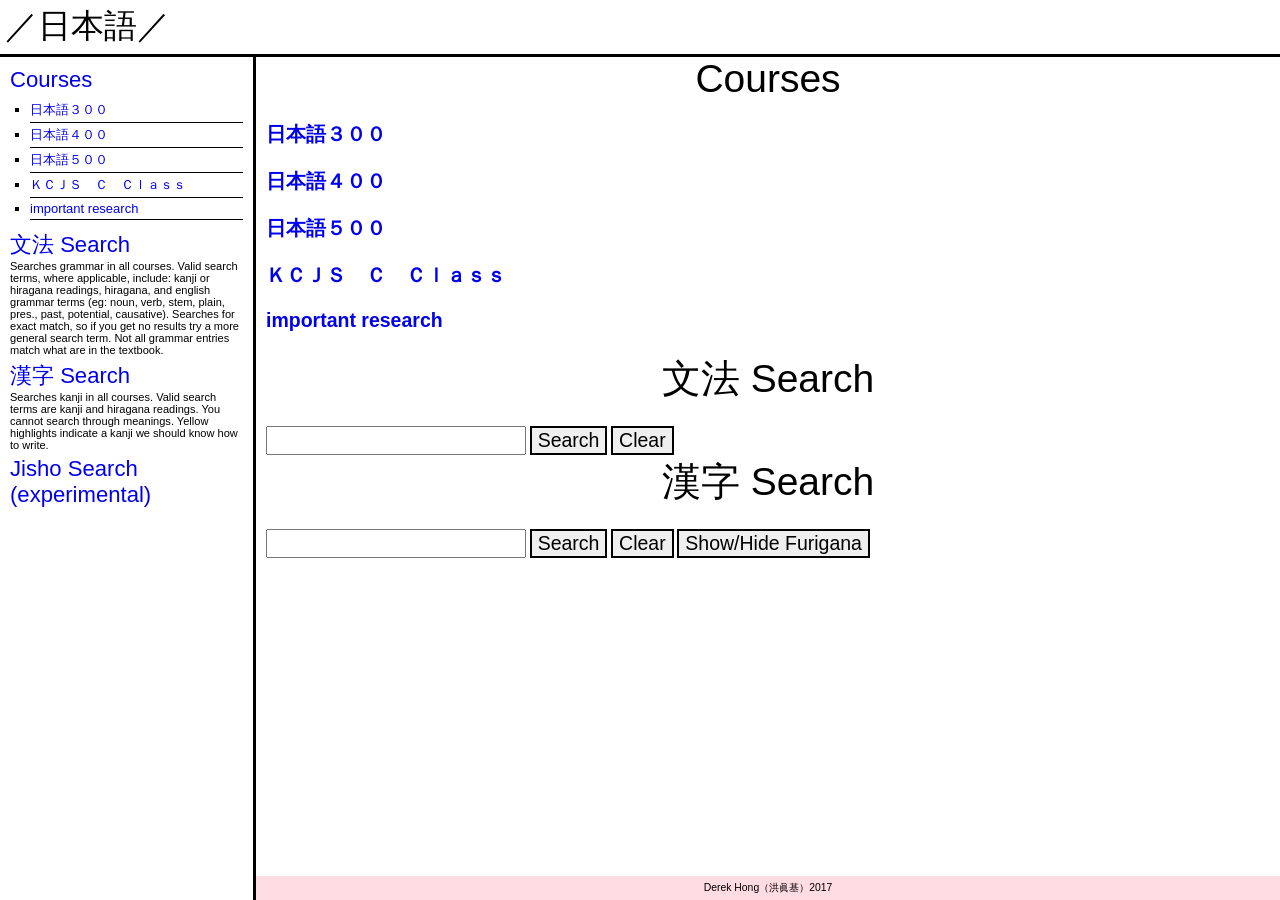
<file: index.html>
<!DOCTYPE html>
<html lang="en">
  <head>
    <meta charset="utf-8">

    <link rel="shortcut icon" href="/favicon.ico">
    <link rel="stylesheet" href="./style/page.css">
    <link rel="stylesheet" href="./style/nihongo.css">
    <link rel="stylesheet" href="./style/chapter.css">
    
    <script src="https://ajax.googleapis.com/ajax/libs/jquery/3.1.1/jquery.min.js"></script>
    <script src="./js/require.js"></script>
<!--    <script src="./js/wanakana.min.js"></script>-->
    <title>日本語</title>
  </head>
  <body>
    <header class="page-header">
      <nav id="page-header-nav">／日本語／</nav>
    </header>
    
    <section class="sidebar">
      <nav>
        <ul>
          <li class="sidebar-topic"><a href="#content-course">Courses</a></li>
            <ul class="sidebar-subtopic-list" id="sidebar-course-list"></ul>
          <li class="sidebar-topic">
            <a href="#grammar-search">文法 Search</a>
            <div class="nav-disclaimer">
              Searches grammar in all courses.  Valid search terms, where applicable, include: kanji or hiragana readings, hiragana, and english grammar terms (eg: noun, verb, stem, plain, pres., past, potential, causative).  Searches for exact match, so if you get no results try a more general search term.  Not all grammar entries match what are in the textbook.
            </div>
          </li>
          <li class="sidebar-topic">
            <a href="#kanji-search">漢字 Search</a>
            <div class="nav-disclaimer">
              Searches kanji in all courses.  Valid search terms are kanji and hiragana readings.  You cannot search through meanings.  Yellow highlights indicate a kanji we should know how to write.
            </div>
          </li>
          <li class="sidebar-topic"><a href="./jisho">Jisho Search (experimental)</a></li>
        </ul>
      </nav>
    </section>
    
    <section class="content">
      <section id="content-course">
        <div class="content-topic eng">Courses</div>
      </section>
      <section id="content-course">
        <div class="content-topic eng" id="grammar-search">文法 Search</div>
        <div class="search-bar">
          <input id="grammar-search-input" type="text">
          <button id="grammar-submit-button">Search</button>
          <button id="grammar-clear-button">Clear</button>
        </div>
        <div class="loading-text" id="grammar-loading-text">Loading...</div>
        <div class="no-results-text" id="grammar-no-results">No Results</div>
        <section id="grammar-search-results"></section>
      </section>
      <section id="content-course">
        <div class="content-topic eng" id="kanji-search">漢字 Search</div>
        <div class="search-bar">
          <input id="kanji-search-input" type="text">
          <button id="kanji-submit-button">Search</button>
          <button id="kanji-clear-button">Clear</button>
          <button id="furigana-showhide-button">Show/Hide Furigana</button>
        </div>
        <div class="loading-text" id="kanji-loading-text">Loading...</div>
        <div class="no-results-text" id="kanji-no-results">No Results</div>
        <section id="kanji-search-results"></section>
      </section>
      <section class="footer">Derek Hong（洪眞基）2017</section>
    </section>
    
    <script src="./js/nihongo-build.js"></script>
    <script src="nihongo-data.js"></script>
    <script src="./js/search.js"></script>
    
  </body>
</html>
</file>
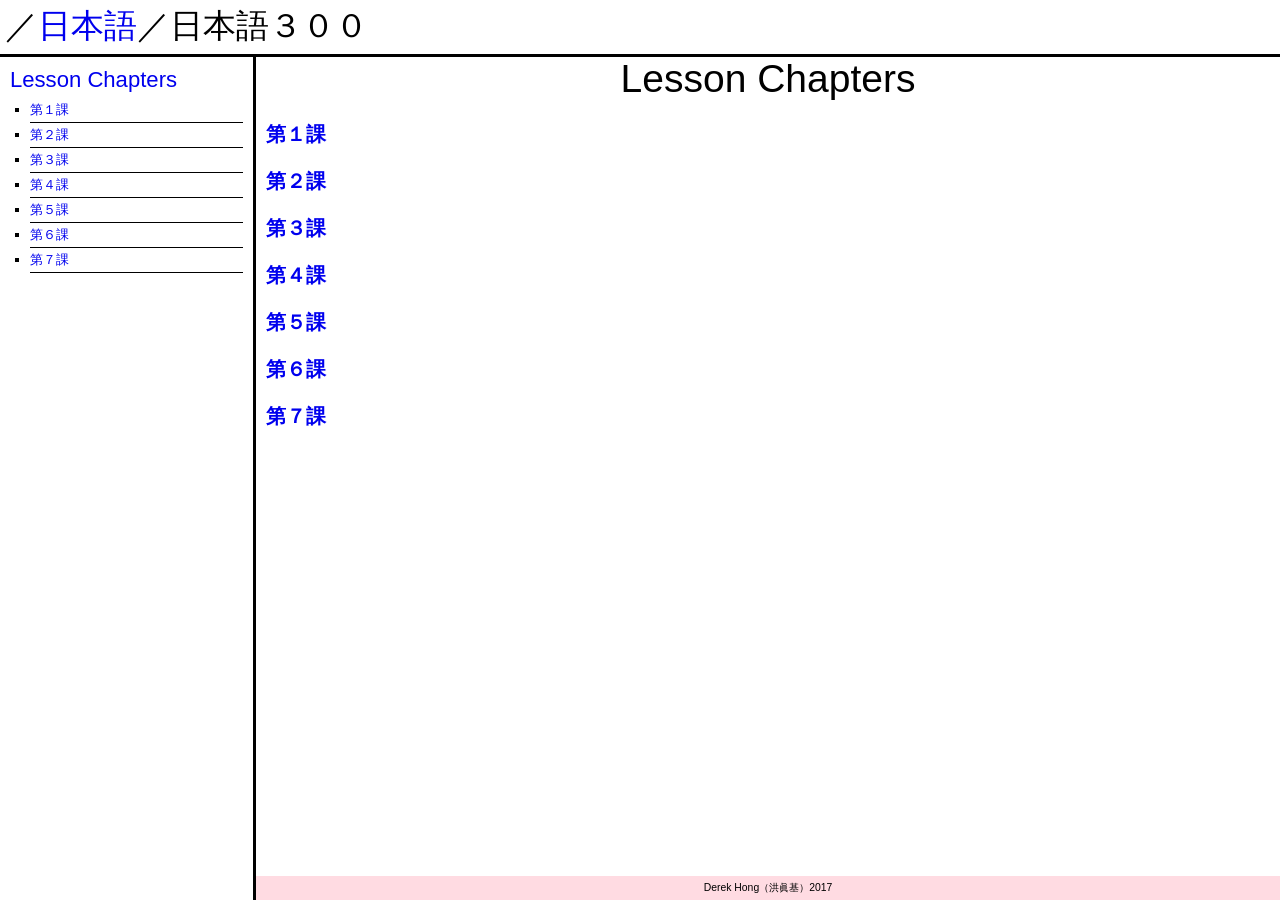
<file: JAPN0300/index.html>
<!DOCTYPE html>
<html lang="en">
  <head>
    <meta charset="utf-8">

    <link rel="shortcut icon" href="/favicon.ico">
    <link rel="stylesheet" href="../style/course.css">
    <link rel="stylesheet" href="../style/page.css">
    
    <script src="https://ajax.googleapis.com/ajax/libs/jquery/3.1.1/jquery.min.js"></script>
    <title>日本語</title>
  </head>
  <body>
    <header class="page-header">
      <nav id="page-header-nav"></nav>
    </header>
    
    <section class="sidebar">
      <nav>
        <ul>
          <li class="sidebar-topic"><a href="#content-chapter">Lesson Chapters</a></li>
            <ul class="sidebar-subtopic-list" id="sidebar-chapter-list"></ul>
        </ul>
      </nav>
    </section>
    
    <section class="content">
      <section id="content-chapter">
        <div class="content-topic eng">Lesson Chapters</div>
      </section>
      <section class="footer">Derek Hong（洪眞基）2017</section>
    </section>
    
    <script src="/js/course-build.js"></script>
    <script src="course-data.js"></script>
  </body>
</html>
</file>
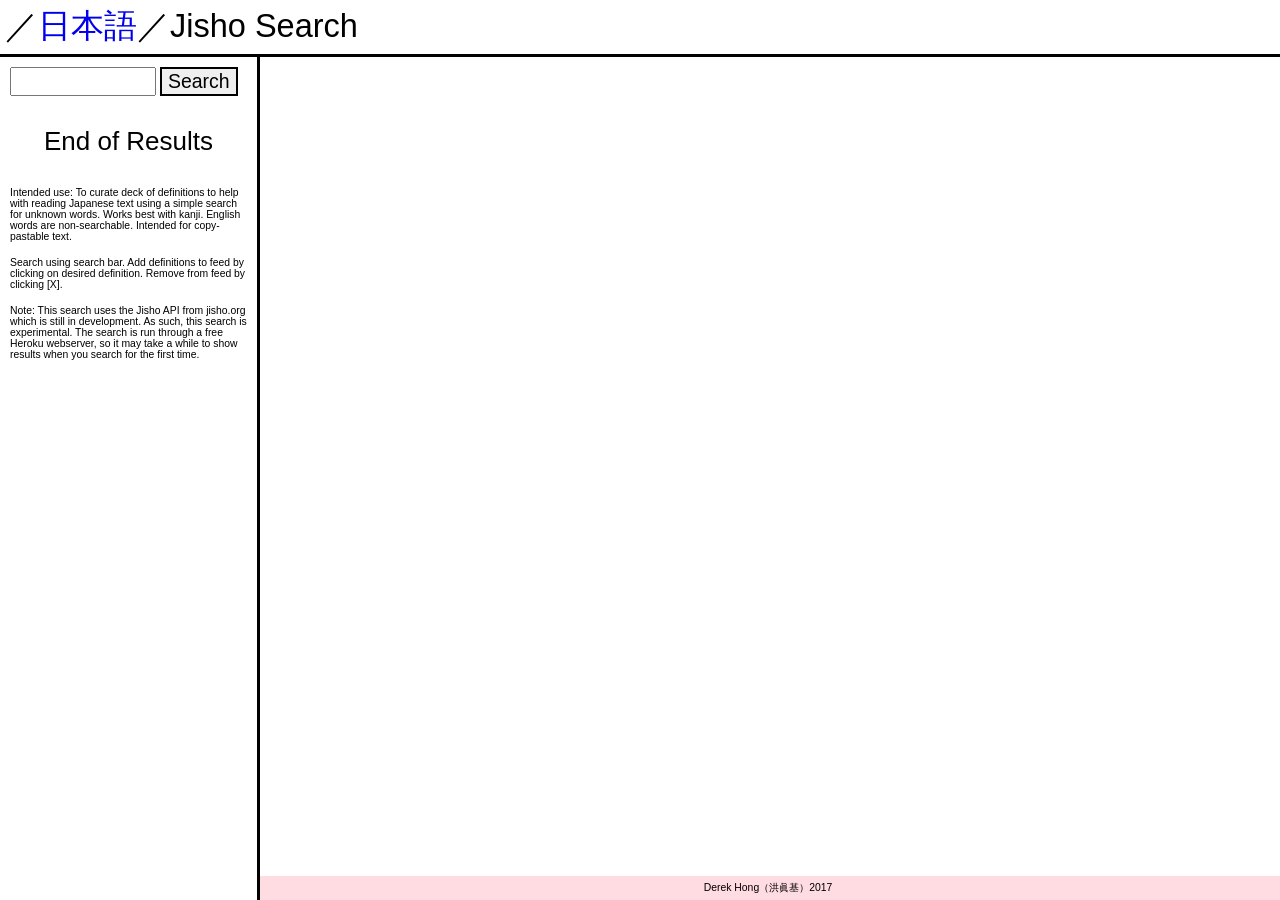
<file: jisho/index.html>
<!DOCTYPE html>
<html lang="en">
  <head>
    <meta charset="utf-8">

    <link rel="shortcut icon" href="/favicon.ico">
    <link rel="stylesheet" href="../style/page.css">
    <link rel="stylesheet" href="../style/jisho.css">
    
    <script src="https://ajax.googleapis.com/ajax/libs/jquery/3.1.1/jquery.min.js"></script>
    <title>日本語</title>
  </head>
  <body>
    <header class="page-header">
      <nav id="page-header-nav">／<a href="/">日本語</a>／Jisho Search</nav>
    </header>
    
    <section class="sidebar search">
      <nav>
        <div class="search-bar">
          <input id="jisho-search-input" type="text">
          <button class="search-button" id="jisho-submit-button">Search</button>
          <div class="jisho-results-loading-text">Loading...</div>
        </div>
        <section class="jisho-search" id="jisho-search-results"></section>
        <section class="jisho-end">End of Results</section>
      </nav>
      <section class="jisho-disclaimer">
        Intended use: To curate deck of definitions to help with reading Japanese text using a simple search for unknown words.  Works best with kanji.  English words are non-searchable.  Intended for copy-pastable text.
      </section>
      </br>
      <section class="jisho-disclaimer">
      Search using search bar.  Add definitions to feed by clicking on desired definition.  Remove from feed by clicking [X].
      </section>
      </br>
      <section class="jisho-disclaimer">
        Note: This search uses the Jisho API from jisho.org which is still in development.  As such, this search is experimental.  The search is run through a free Heroku webserver, so it may take a while to show results when you search for the first time.
      </section>
    </section>
    
    <section class="content">
      <section class="content-deck">
        <section class="result-deck" id="jisho-deck"></section>
      </section>
      <section class="footer">Derek Hong（洪眞基）2017</section>
    </section>
    
    <script src="jisho-build.js"></script>
    <script src="../js/jisho.js"></script>
    
  </body>
</html>
</file>
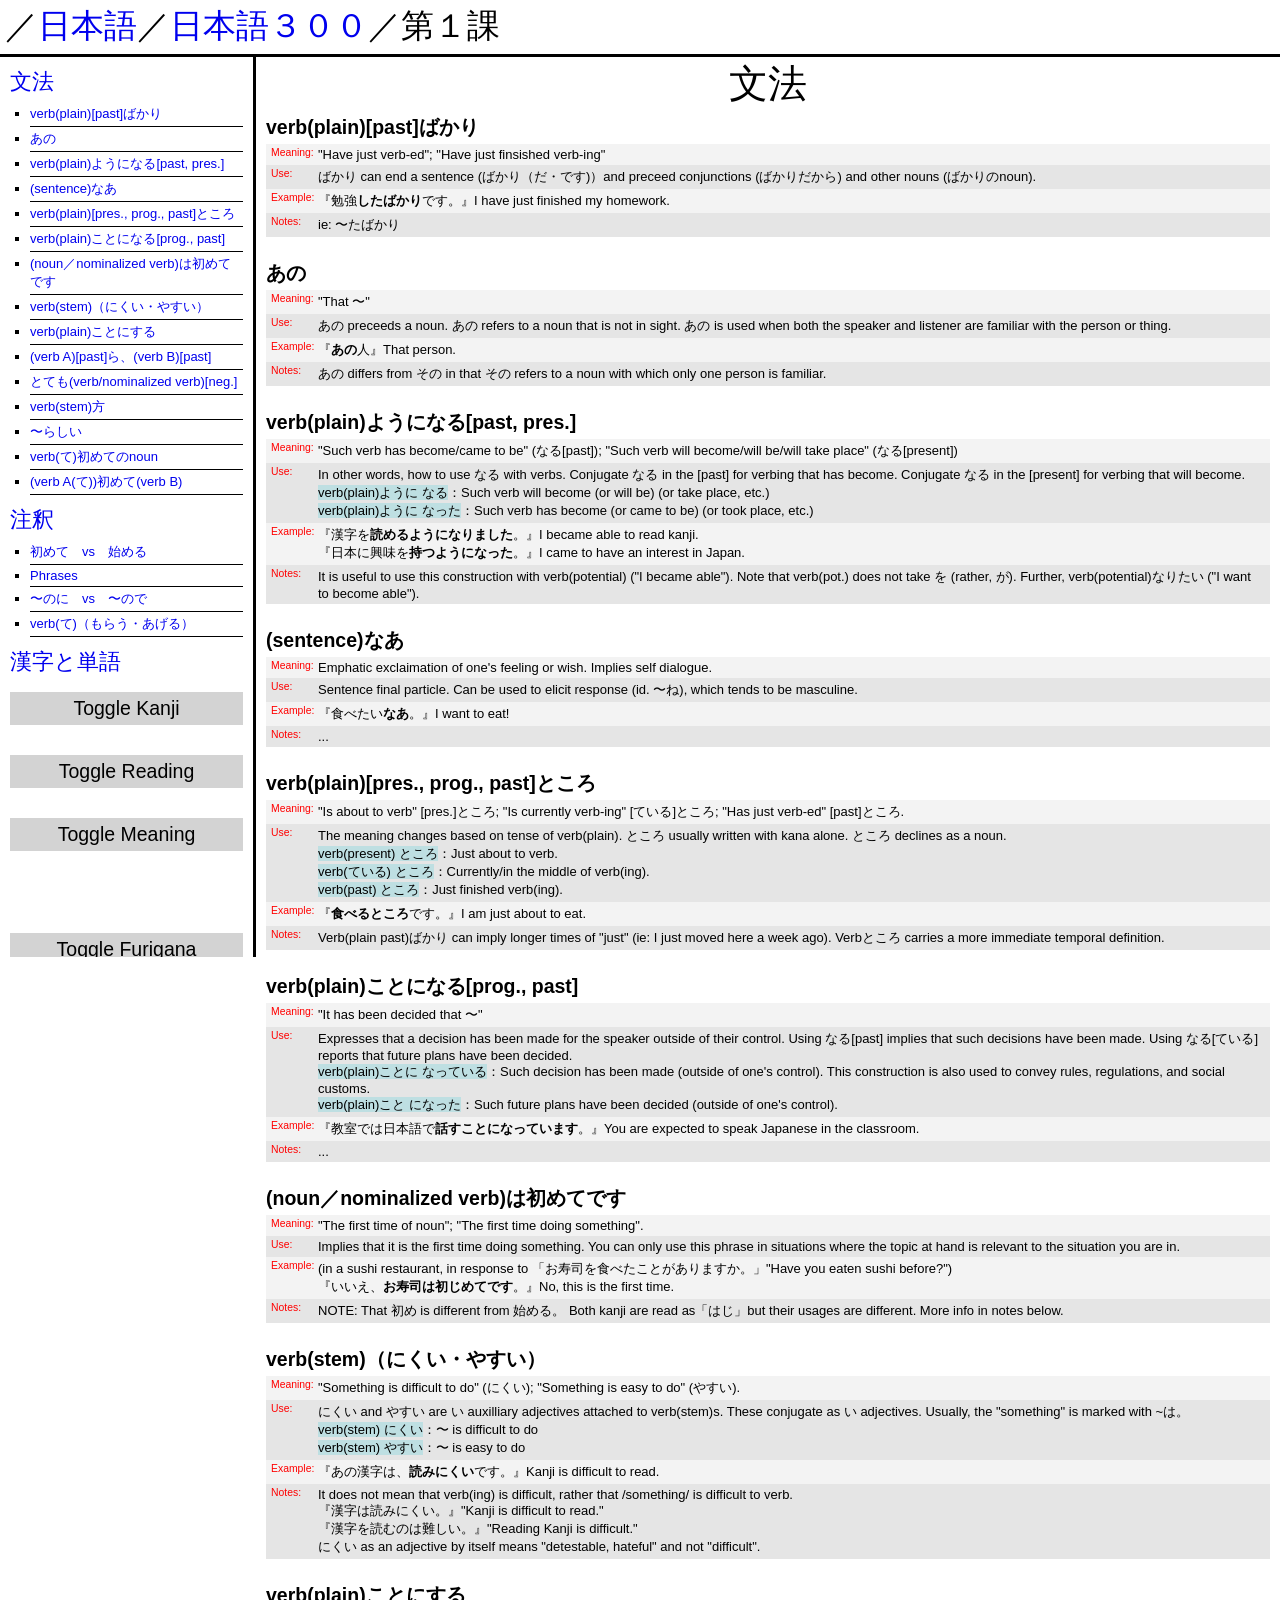
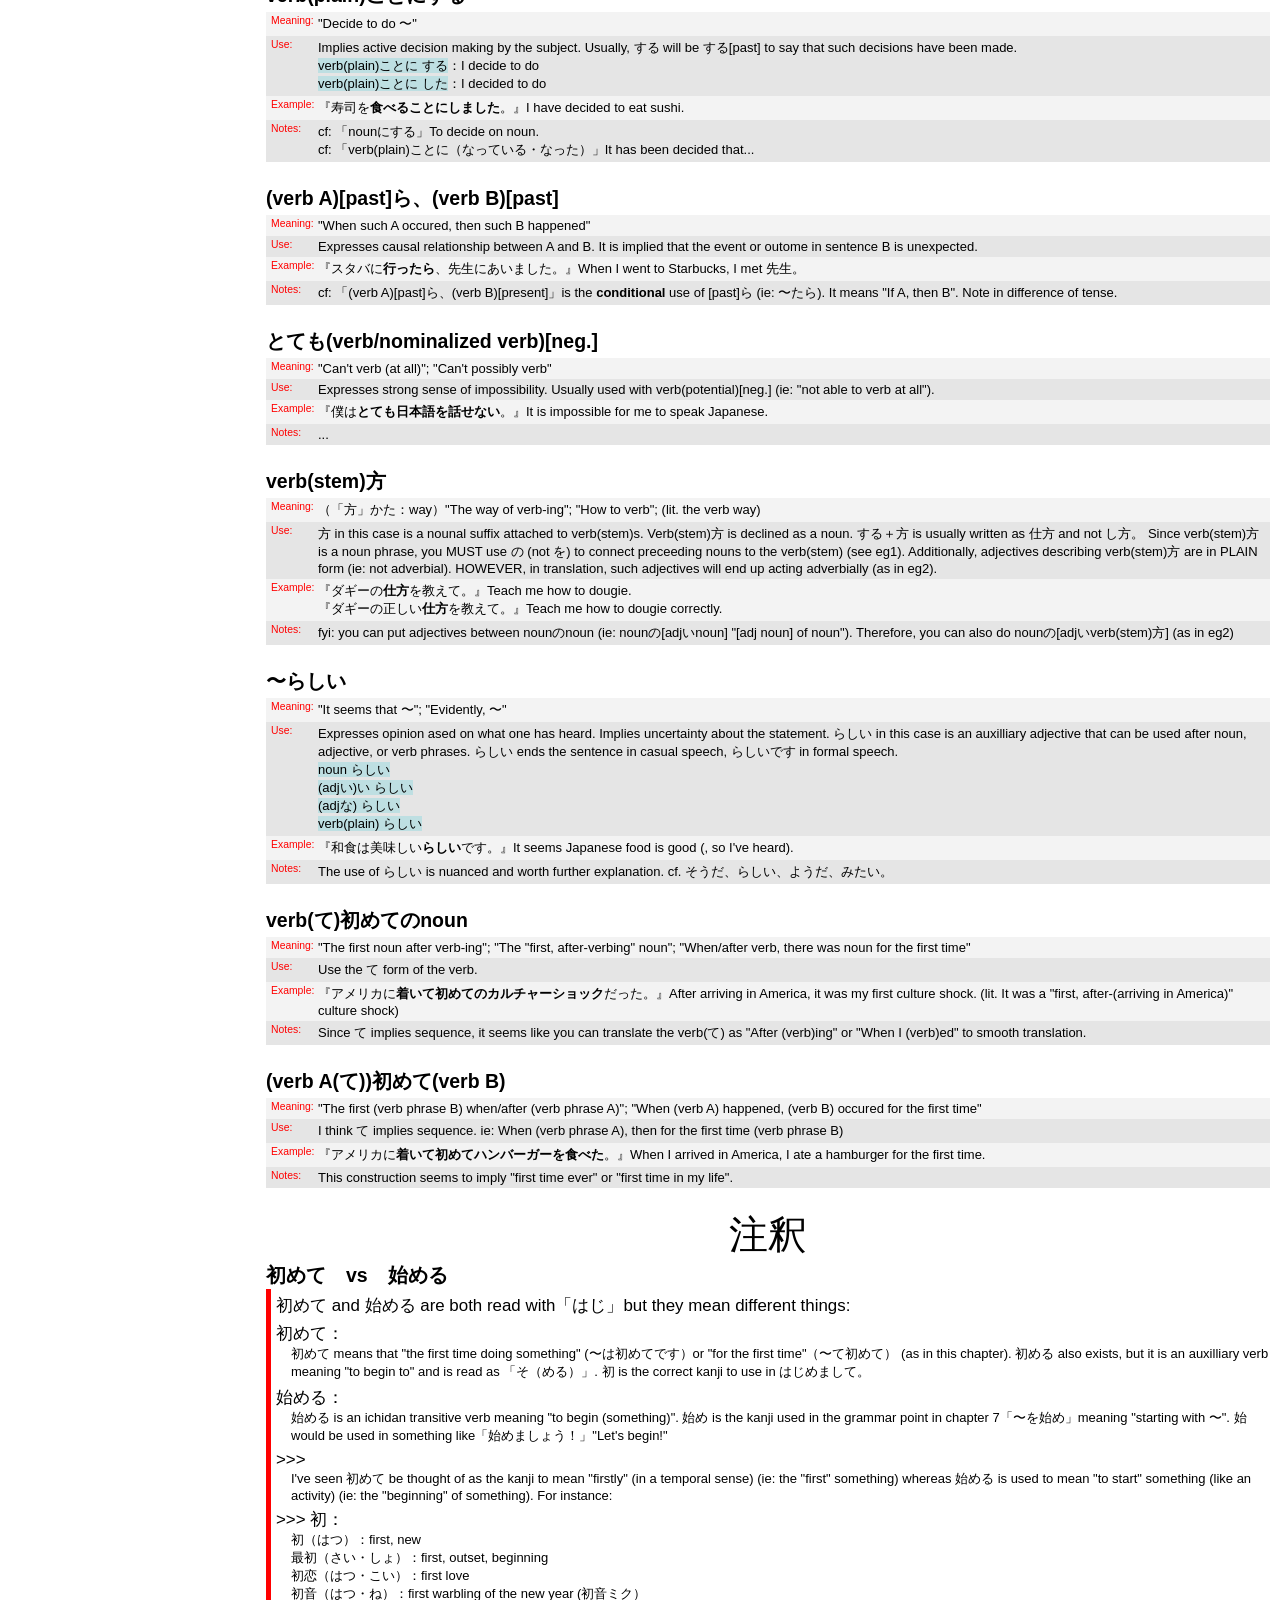
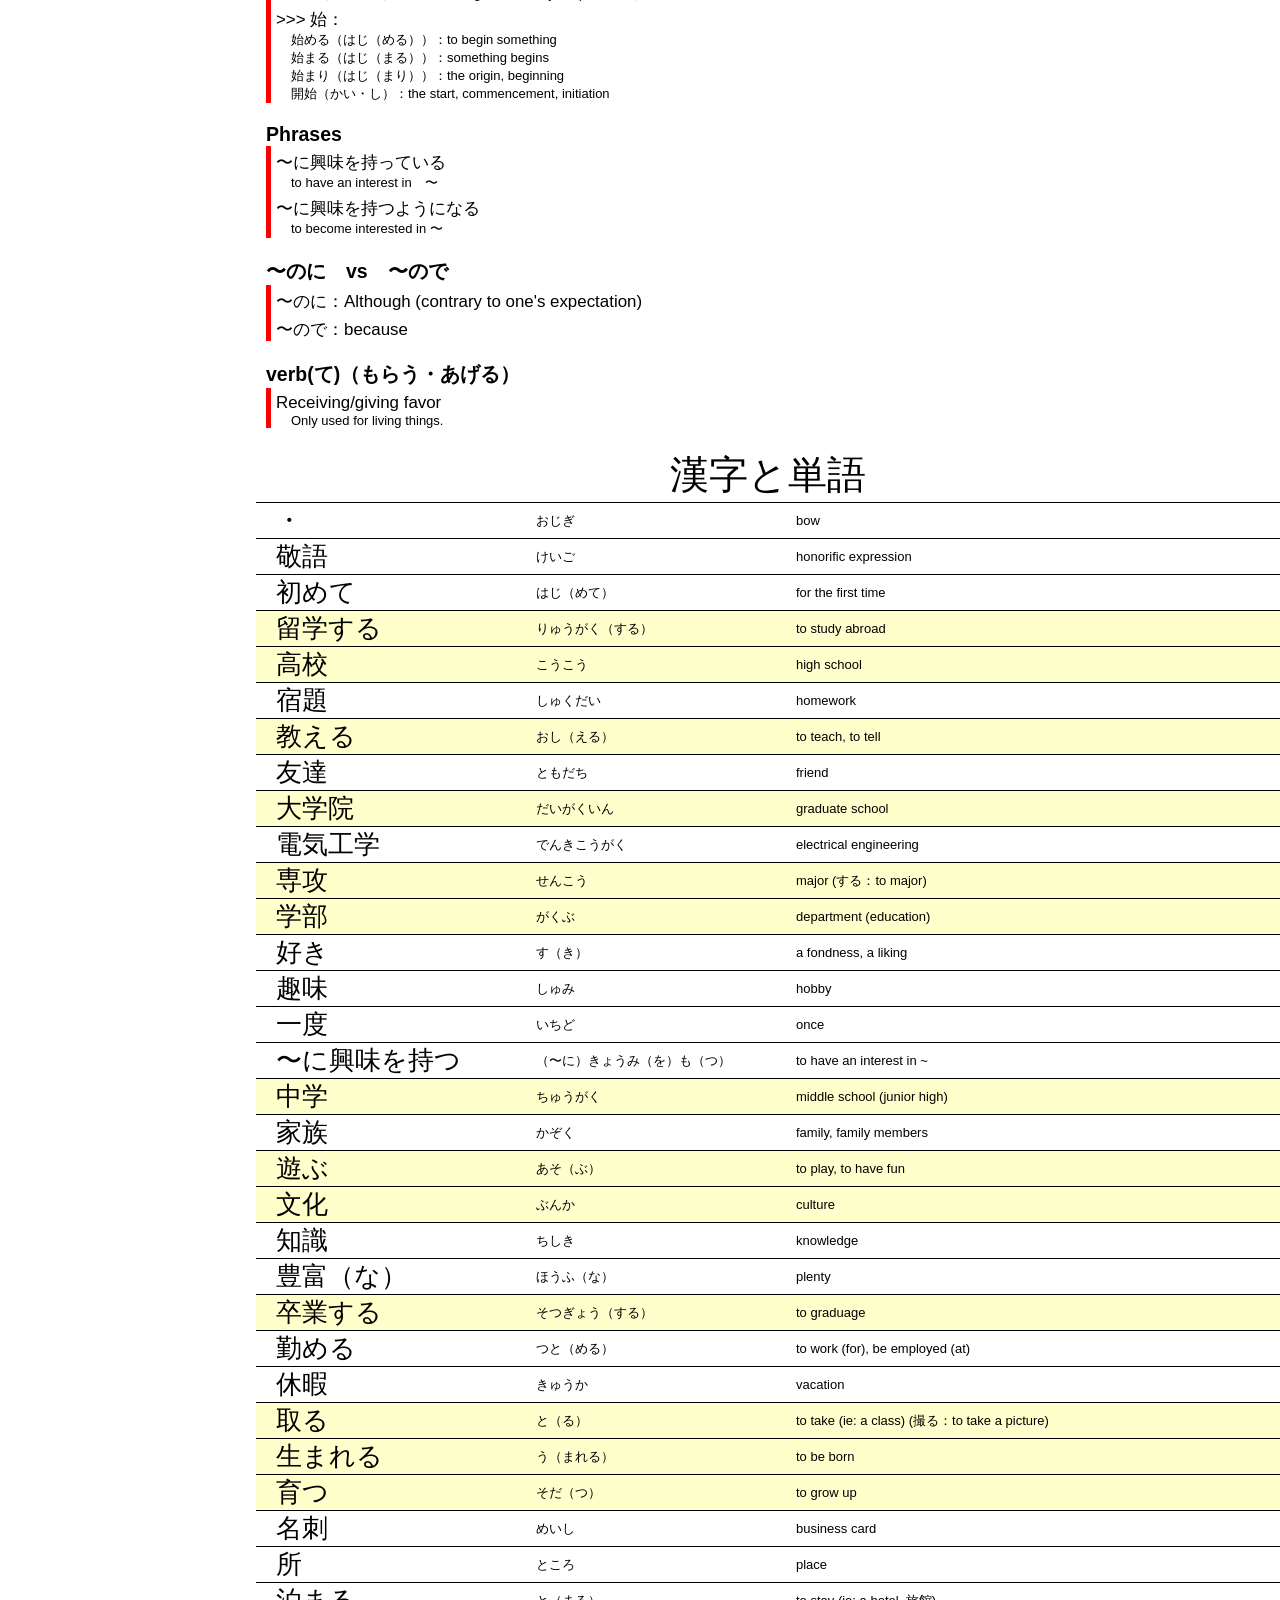
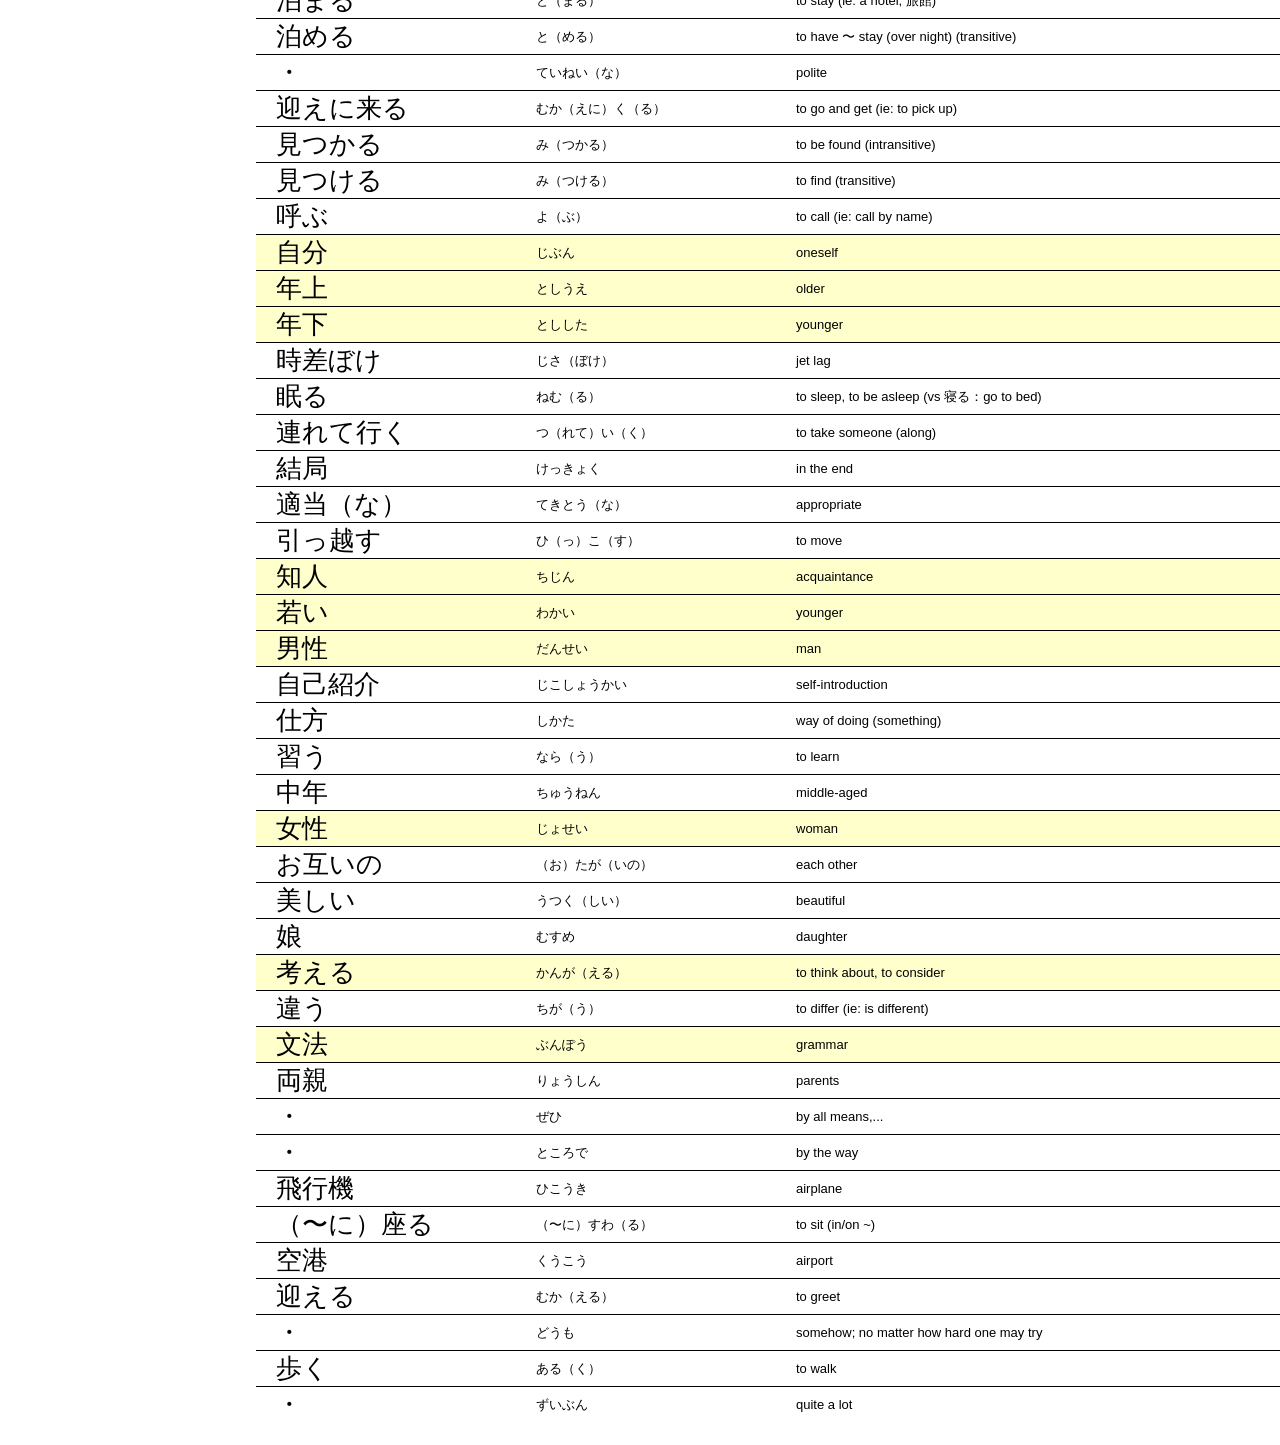
<file: JAPN0300/L1/index.html>
<!DOCTYPE html>
<html lang="en">
  <head>
    <meta charset="utf-8">

    <link rel="shortcut icon" href="/favicon.ico">
    <link rel="stylesheet" href="../../style/page.css">
    <link rel="stylesheet" href="../../style/chapter.css">
    
    <script src="../../js/require.js"></script>
    <script src="https://ajax.googleapis.com/ajax/libs/jquery/3.1.1/jquery.min.js"></script>
    <title>日本語</title>
  </head>
  <body>
    <header class="page-header">
      <nav id="page-header-nav"></nav>
    </header>
    
    <section class="sidebar">
      <nav>
        <ul>
          <li class="sidebar-topic"><a href="#content-grammar">文法</a></li>
            <ul class="sidebar-subtopic-list" id="sidebar-grammar-list"></ul>
          <li class="sidebar-topic"><a href="#content-misc">注釈</a></li>
            <ul class="sidebar-subtopic-list" id="sidebar-misc-list"></ul>
          <li class="sidebar-topic"><a href="#content-kanji">漢字と単語</a></li>
        </ul>
      </nav>
      <button type="button" class="kanji-toggle-button" id="toggle-kanji">Toggle Kanji</button>
      <button type="button" class="kanji-toggle-button" id="toggle-reading">Toggle Reading</button>
      <button type="button" class="kanji-toggle-button" id="toggle-meaning">Toggle Meaning</button>
      <div class="nav-buffer"></div>
      <button type="button" class="kanji-toggle-button" id="toggle-furigana">Toggle Furigana</button>
      <div class="nav-buffer"></div>
    </section>
    
    <section class="content">
      <section id="content-grammar">
        <div class="content-topic">文法</div>
      </section>
      
      <section id="content-misc">
        <div class="content-topic">注釈</div>
      </section>
      
      <section id="content-kanji">
        <div class="content-topic">漢字と単語</div>
      </section>
      
      <section class="footer">Derek Hong（洪眞基）2017</section>
    </section>
    
    <script src="../../js/chapter-build.js"></script>
    <script src="chapter-data.js"></script>
    
  </body>
</html>
</file>
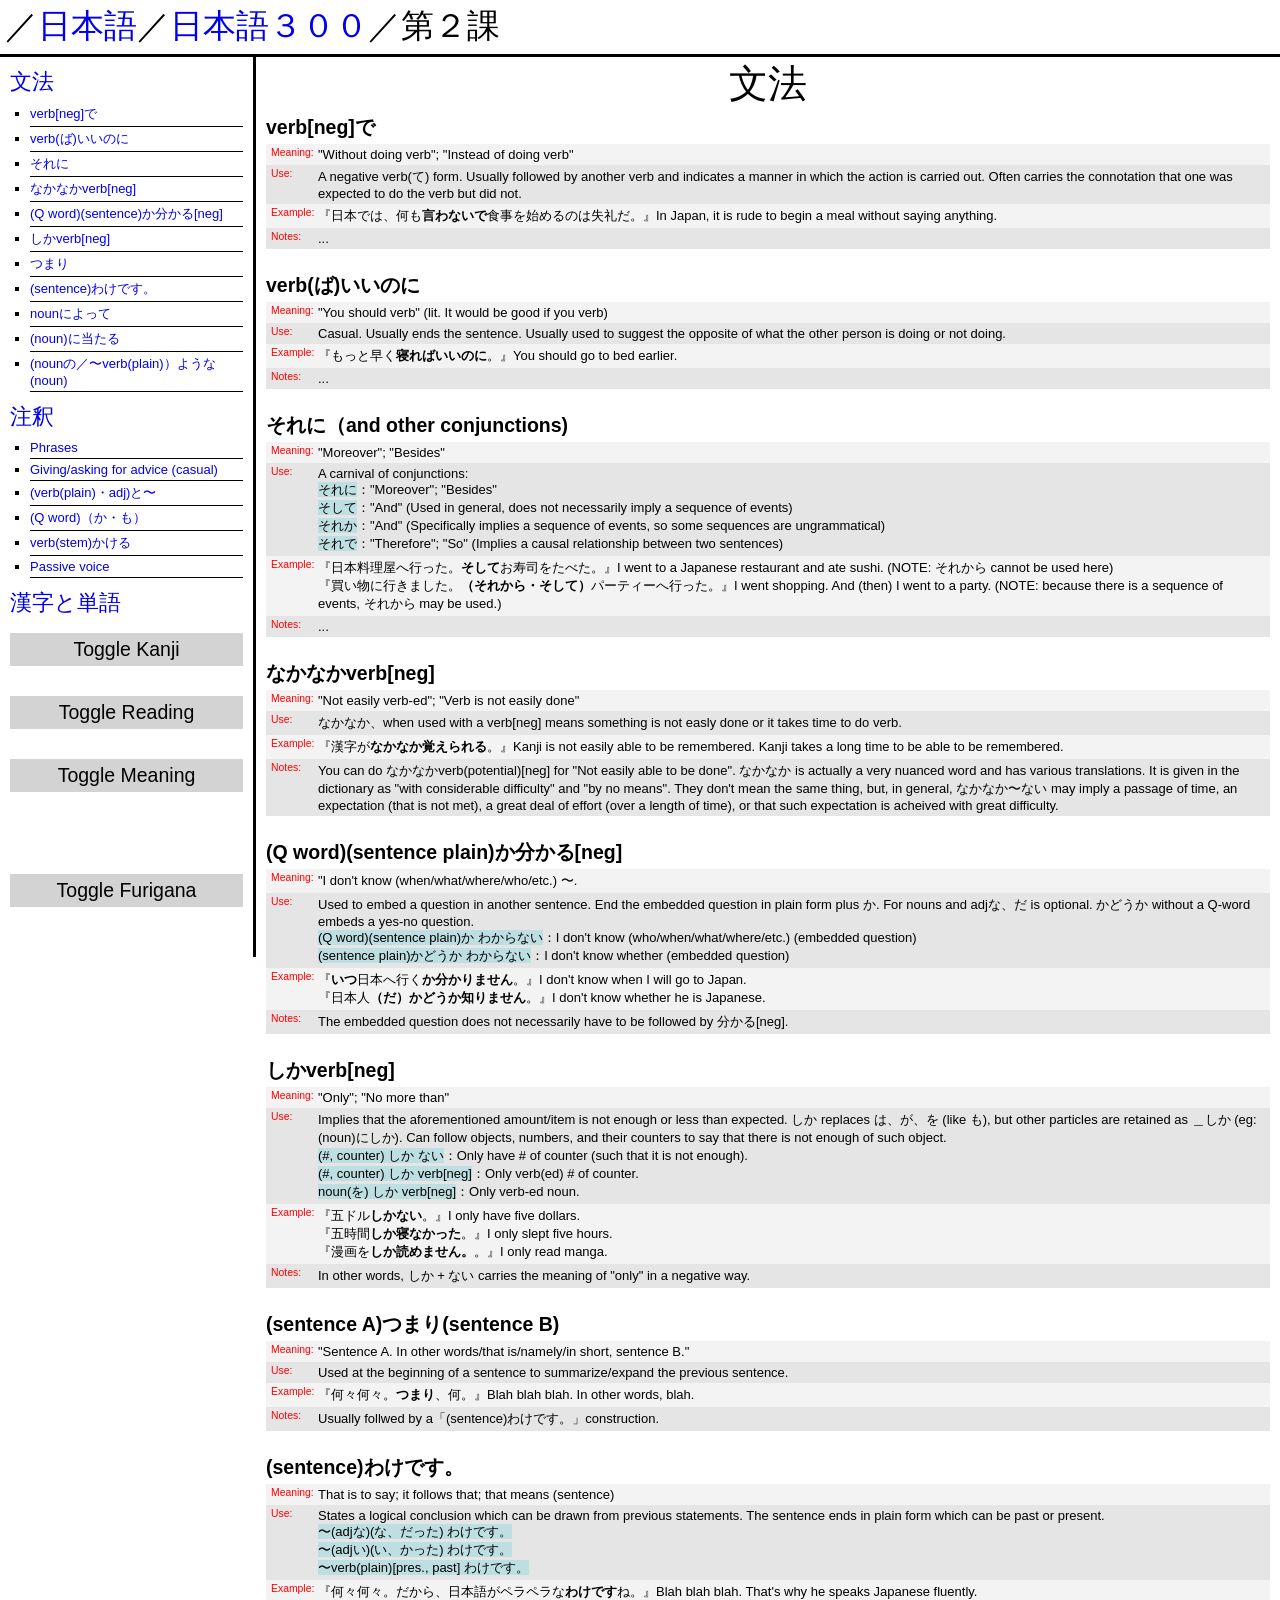
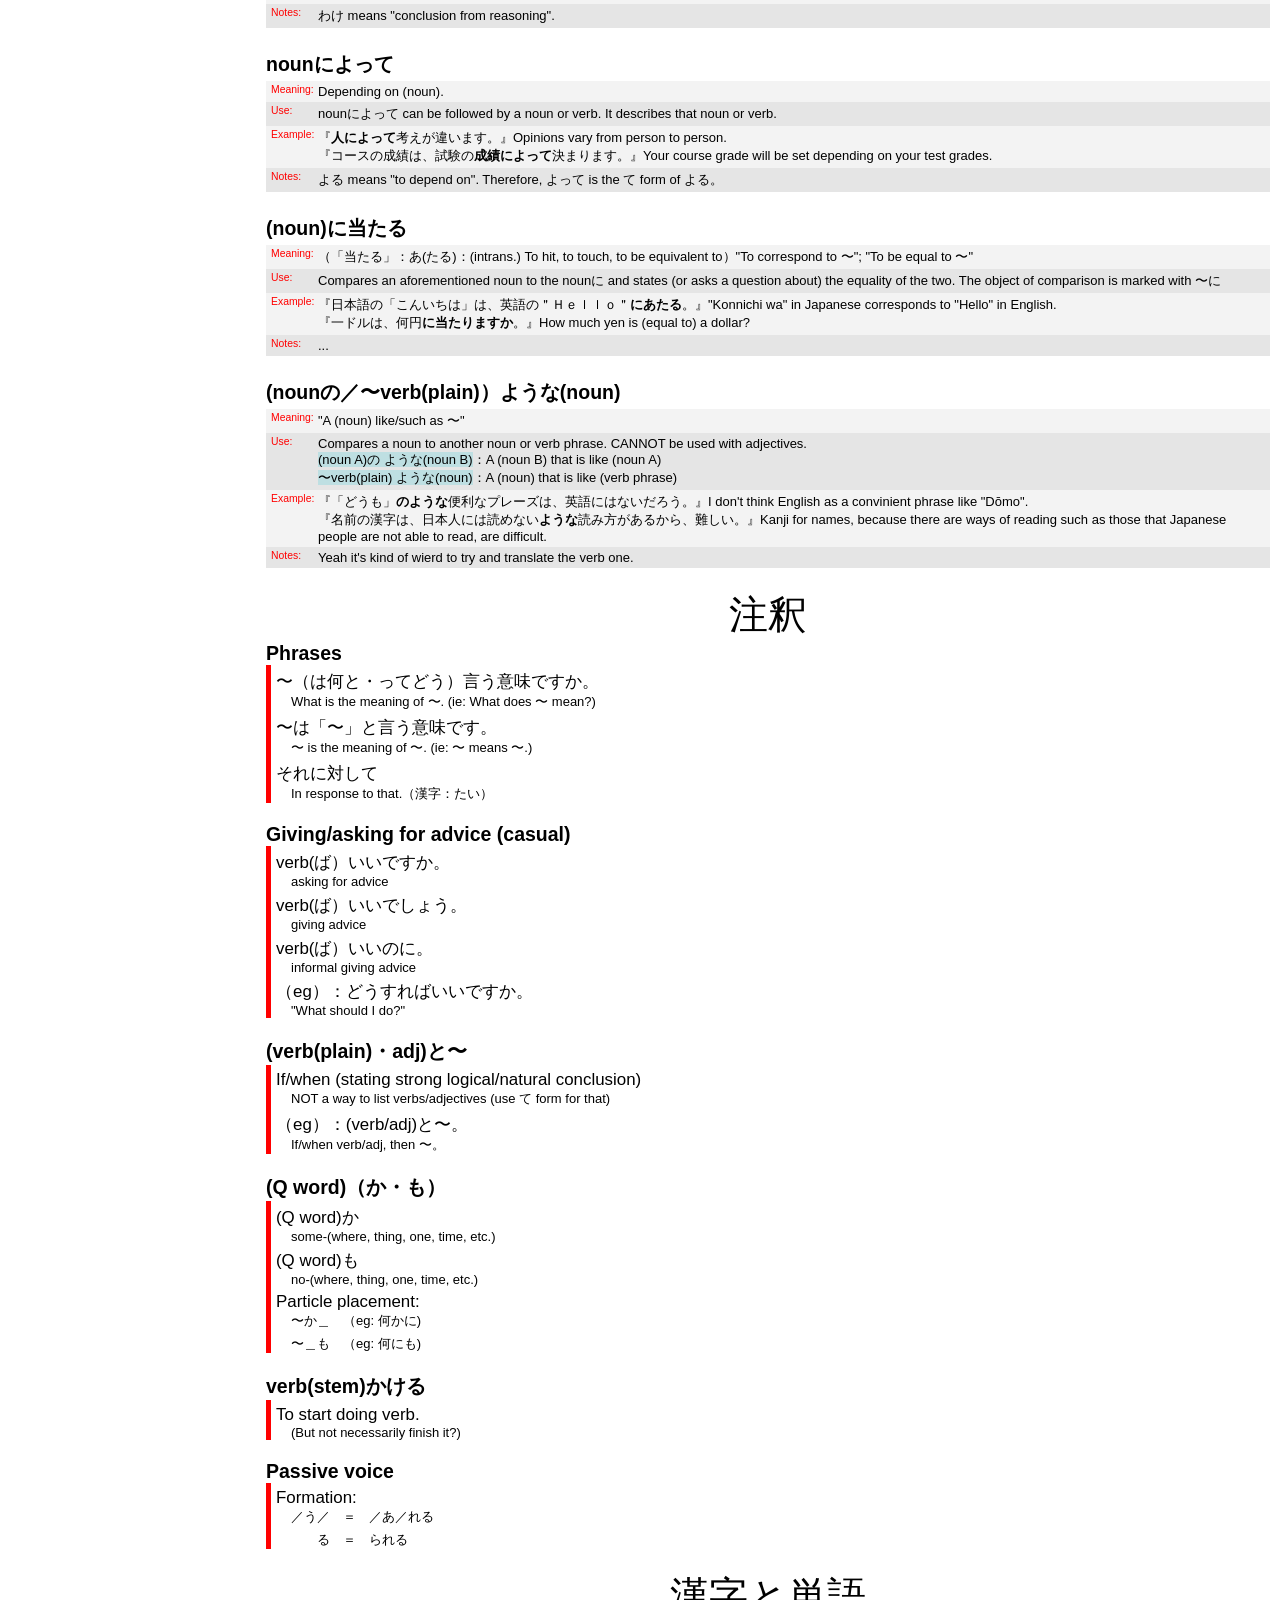
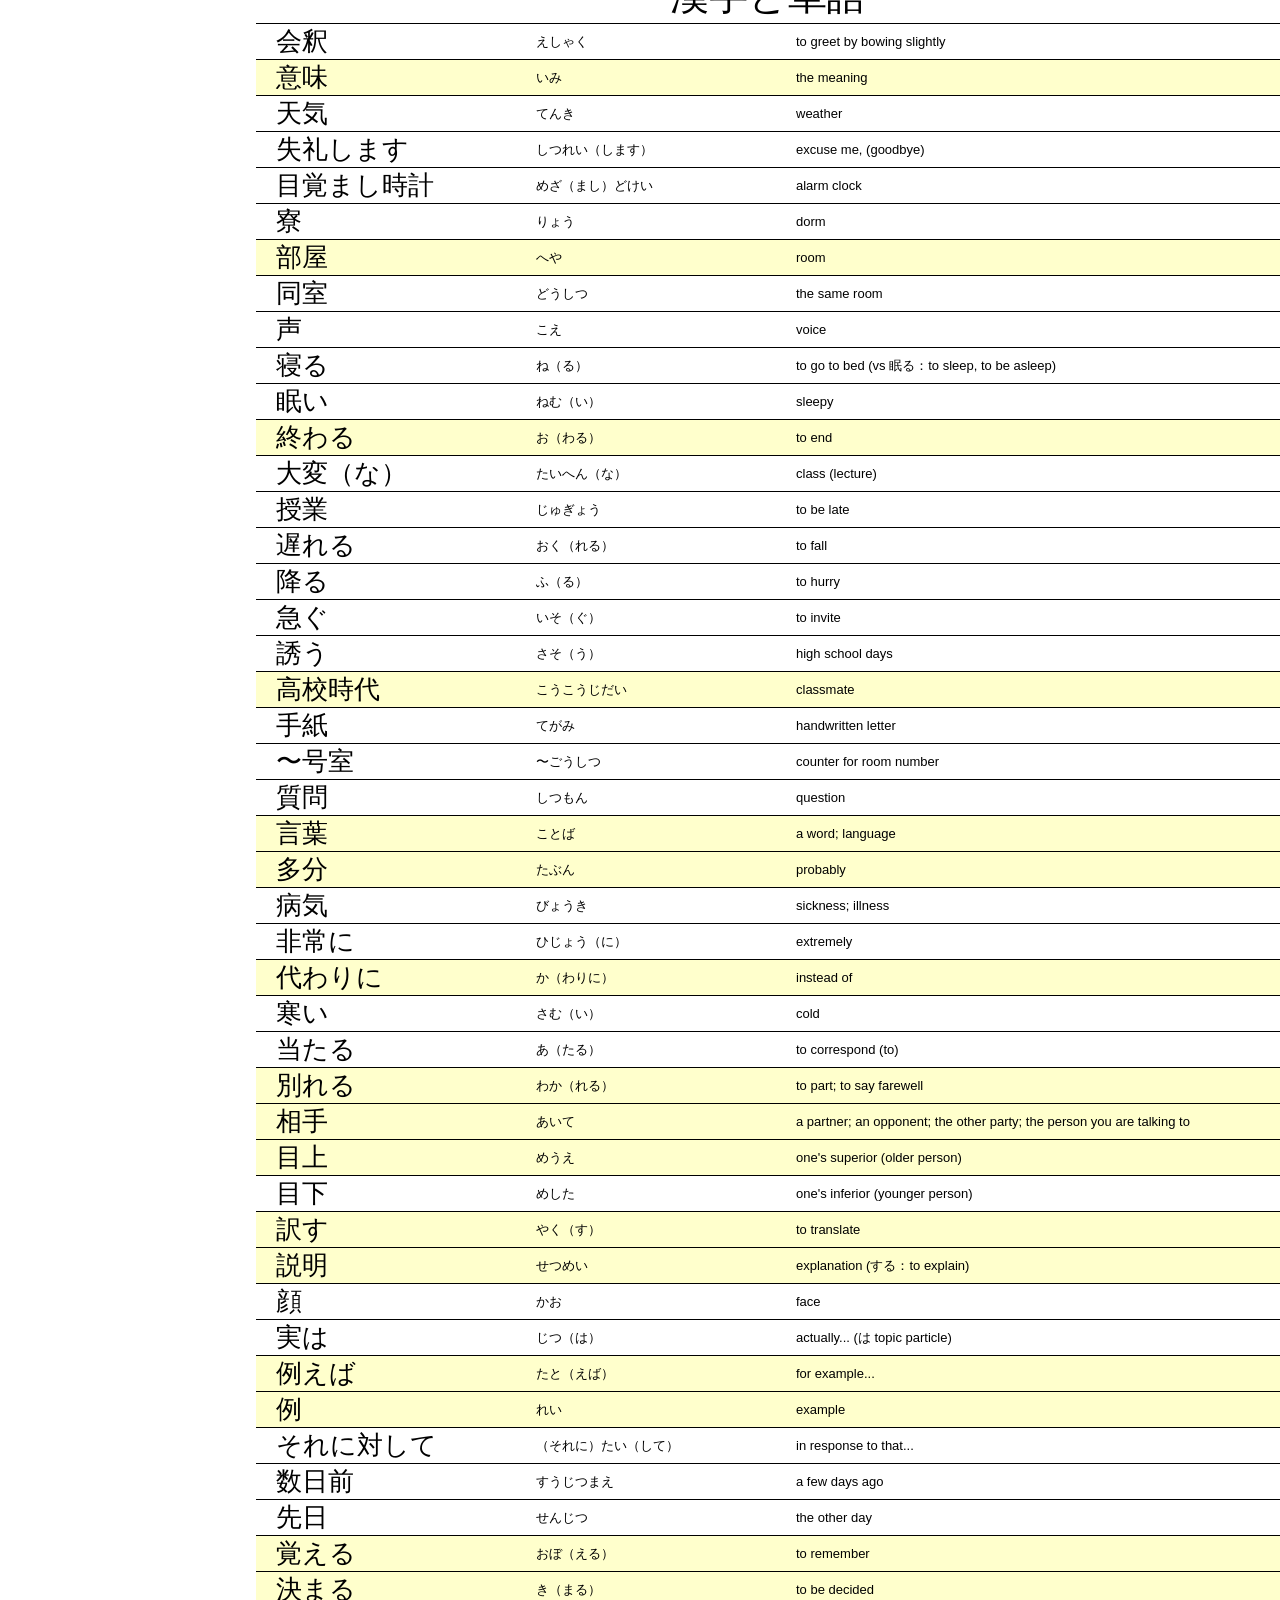
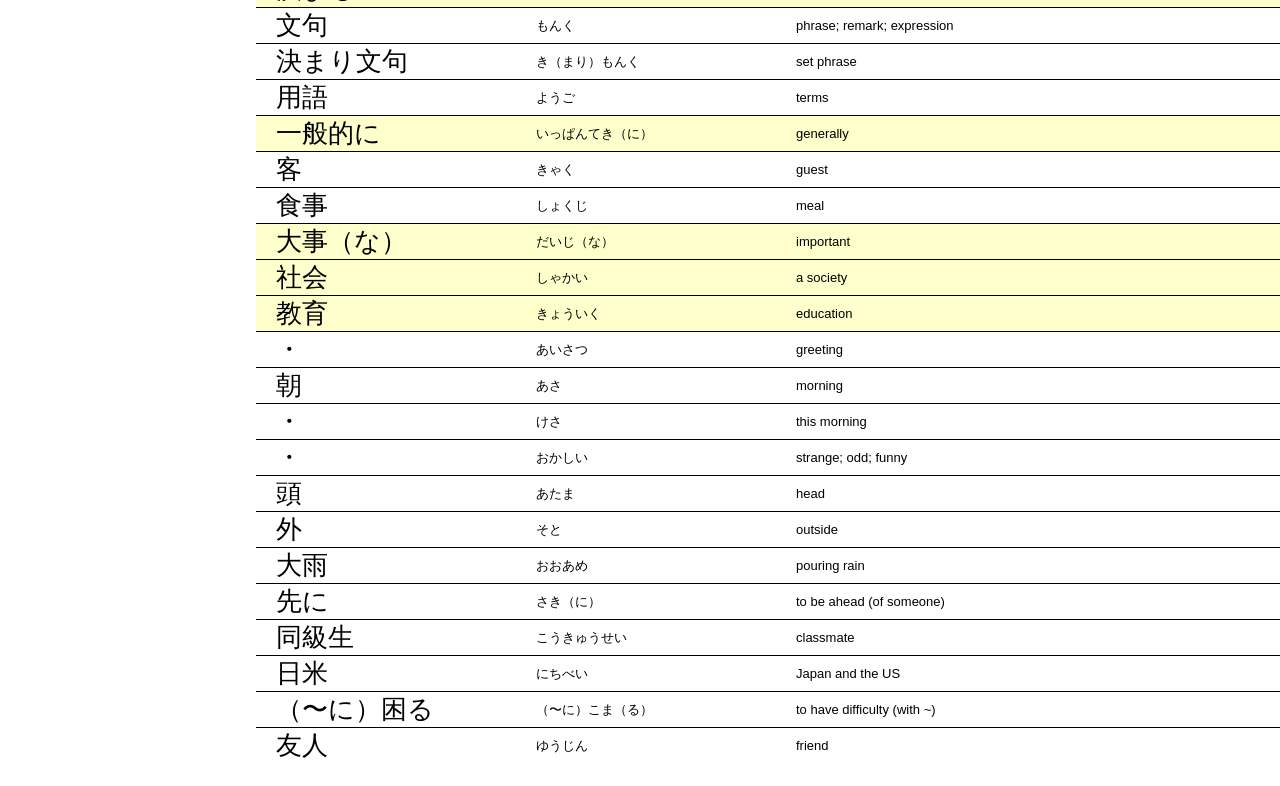
<file: JAPN0300/L2/index.html>
<!DOCTYPE html>
<html lang="en">
  <head>
    <meta charset="utf-8">

    <link rel="shortcut icon" href="/favicon.ico">
    <link rel="stylesheet" href="/style/page.css">
    <link rel="stylesheet" href="/style/chapter.css">
    
    <script src="/js/require.js"></script>
    <script src="https://ajax.googleapis.com/ajax/libs/jquery/3.1.1/jquery.min.js"></script>
    <title>日本語</title>
  </head>
  <body>
    <header class="page-header">
      <nav id="page-header-nav"></nav>
    </header>
    
    <section class="sidebar">
      <nav>
        <ul>
          <li class="sidebar-topic"><a href="#content-grammar">文法</a></li>
            <ul class="sidebar-subtopic-list" id="sidebar-grammar-list"></ul>
          <li class="sidebar-topic"><a href="#content-misc">注釈</a></li>
            <ul class="sidebar-subtopic-list" id="sidebar-misc-list"></ul>
          <li class="sidebar-topic"><a href="#content-kanji">漢字と単語</a></li>
        </ul>
      </nav>
      <button type="button" class="kanji-toggle-button" id="toggle-kanji">Toggle Kanji</button>
      <button type="button" class="kanji-toggle-button" id="toggle-reading">Toggle Reading</button>
      <button type="button" class="kanji-toggle-button" id="toggle-meaning">Toggle Meaning</button>
      <div class="nav-buffer"></div>
      <button type="button" class="kanji-toggle-button" id="toggle-furigana">Toggle Furigana</button>
      <div class="nav-buffer"></div>
    </section>
    
    <section class="content">
      <section id="content-grammar">
        <div class="content-topic">文法</div>
      </section>
      
      <section id="content-misc">
        <div class="content-topic">注釈</div>
      </section>
      
      <section id="content-kanji">
        <div class="content-topic">漢字と単語</div>
      </section>
      
      <section class="footer">Derek Hong（洪眞基）2017</section>
    </section>
    
    <script src="/js/chapter-build.js"></script>
    <script src="chapter-data.js"></script>
    
  </body>
</html>
</file>
<file: style/page.css>
/*
  ========================================
  Grid
  ========================================
*/

*,
*:before,
*:after {
  -webkit-box-sizing: border-box;
     -moz-box-sizing: border-box;
          box-sizing: border-box;
}

/*unfortunately, :before elements cannot be modified by javascript.  The height of the topbar should usually be 62px, so idk if it's reallya huge problem to have magic numbers...*/
.anchor:before { 
  display: block; 
  content: " "; 
  visibility: hidden; 
  margin-top: -62px;
  height: 62px;
}

body {
  margin: 0;
  font-family: sans-serif;
  font-size: 13px;
}

ul {
  margin: 0;
  padding: 0;
}

b.eg-highlight {
  font-weigth: bold;
}

.page-header {
  font-size: 2.5em;
  border-bottom-style: solid;
  padding: 5px;
  position: fixed;
  width: 100%;
  background-color: white;
}

a:link {
  text-decoration: none;
}

a:hover {
    text-decoration: underline;
}

.sidebar {
  float: left;
  padding: 10px;
  width: 20%;
  overflow-y: scroll;
  position: fixed;
  height: 100%;
  background-color: white;
  border-right-style: solid;
}

.sidebar-topic {
  list-style-type: none;
  font-size: 1.7em;
  padding-bottom: 5px;
}

.sidebar-subtopic {
  font-size: 1em;
  padding: 3px 0 3px 0;
  border-bottom-style: solid;
  border-width: 1px;
}

.sidebar-subtopic-list {
  list-style-type: square;
  padding: 0 0 10px 20px;
}

.content {
  float: right;
  width: 80%;
/*  border-left-style: solid;*/
  margin-bottom: 1.8em;
  background-color: white;
}

.content-topic {
  font-size: 3em;
  text-align: center;
}

.content-topic:before { 
  display: block; 
  content: " "; 
  visibility: hidden; 
  margin-top: -62px;
  height: 62px;
}

.content-topic.eng {
  padding: 0 10px 20px 10px;
}

/* default is jap */
.content-topic.jap {
  padding: 0;
}

.bg-grey-light {
  background-color: #F3F3F3;
}

.bg-grey-dark {
  background-color: #E5E5E5;
}

.nav-buffer {
  height: 5%;
  width: 100%;
}
.kanji-toggle-button {
  display: block;
  width: 100%;
  font-size: 1.5em;
  margin: 10px 0 30px 0;
  padding: 5px 0 5px 0;
  border: none;
  background-color: lightgrey;
}

.footer {
  position: fixed;
  bottom: 0;
  background-color: #ffdbe2;
  padding: 0.5em;
  width: 80%;
  text-align: center;
  font-size: 0.8em;
  z-index: -1;
}

rt {
  display: none;
  color: darkorange;
}
</file>
<file: style/nihongo.css>
.course-entry {
  padding: 0 10px 20px 10px;
}

course {
  font-size: 1.5em;
  font-weight: bold;
}

.search-bar {
  padding: 0  0 20px 10px;
  display: none
}

.loading-text {
  padding-left: 10px;
  font-size: 1.5em
}

.no-results-text {
  padding-left: 10px;
  font-size: 1.5em;
  display: none;
}

input[type="text"] {
  type: "text";
  font-size: 1.5em
}

button {
  font-size: 1.5em;
  border: 2px solid black
}

.nav-disclaimer {
  font-size: 0.5em;
}
</file>
<file: style/chapter.css>
.kanji-entry {
  border-top: solid 1px;
  padding-left: 10px;
}

.kanji-entry.kaku {
  background-color: #FFFFCC;
}

kanji {
  display: table-cell;
  word-wrap: break-word;
  vertical-align: middle;
  padding: 0 10px;
}

kanji.kanji {
  font-size: 2em;
  width: 10em;
}

kanji.reading { 
  width: 20em;
}

kanji.meaning {
  width: auto;
}

.grammar-entry {
  padding: 0 10px 20px 10px;
}

.grammar-entry section {
  padding: 3px 0 3px 0;
}

.grammar-point {
  font-size: 1.5em;
  font-weight: bold;
}

/*.grammar-meaning,use,example,other*/

grammar {
  word-wrap: break-word;
  overflow: hidden;
  display: block;
  padding: 0 5px 0 0;
}

grammar.prepend {
  font-size: 0.8em;
  width: 5em;
  color: red;
  vertical-align: top;
  float: left;
  padding: 0 0 0 5px;
}

species {
  overflow: hidden;
}

species.combo {
  display: block;
}

species.jap {
  background-color: #bedfe2;
/*  float: left;*/
}

species.eng {
  
}



.note-entry {
  padding: 0 10px 20px 10px;
}

/*
.note-entry section {
  padding: 3px 0 3px 0;
}
*/

.note-topic {
  font-size: 1.5em;
  font-weight: bold;
}

.note-expo {
  border-left: solid 5px red;
}

note {
  padding-left: 5px;
  display: block;
}

note.subtopic {
  font-size: 1.3em;
  padding-top: 5px;
}

note.desc {
  padding-left: 20px;
}
</file>
<file: style/course.css>
.chapter-entry {
  padding: 0 10px 20px 10px;
}

chapter {
  font-size: 1.5em;
  font-weight: bold;
}
</file>
<file: style/jisho.css>
.content {
  float: none;
  display: inline-block;
  width: 100%;
  border: none;
}

.content-deck {
  padding-left: 20em;
  width: 100%;
}

.result-deck {
/*  border-left: solid black;*/
}

input[type="text"] {
  font-size: 1.5em;
  width: 7.5em
}

button.search-button {
  font-size: 1.5em;
  border: 2px solid black;
}

.search {
  width: 20em;
}

.search-result {
  padding: 0 0 10px 10px;
  border-bottom: 1px solid black;
}

.jisho-kanji {
  font-size: 2em;
}

.jisho-reading {
  font-size: 1.2em;
}

.jisho-meaning {
  font-size: 1em;
}

.meaning-entry {
  padding: 10px;
}

.jisho-pos {
  font-style: italic;
}

.jisho-eng_def {
  font-size: 1.2;
  font-weight: bold;
}

.jisho-info {
  font-style: italic;
}

.add-result:hover {
  background-color: #ffbaba;
  cursor: pointer;
}

.jisho-card-container {
  border-bottom: 1px solid black;
  width: 100%;
  overflow: auto;
  display: table;
}

.jisho-card {
  display: table-cell;
  vertical-align: middle;
}

.jisho-card.query {
  font-size: 2.2em;
  width: 6em;
  padding: 2px 10px;
  background-color: azure;
}

.jisho-card.japanese {
  width: 8em;
  background-color: beige;
  padding: 0 3px;
}

.jisho-card.reading {
  display: block;
}

.jisho-card.eng_def {
  overflow: hidden;
  font-size: 1.3em;
  padding: 5px 10px;
}

.jisho-card.pos {
  overflow: hidden;
  font-size: 0.5em;
  padding: 2px 0;
}

.jisho-results-loading-text {
  padding-left: 10px;
  font-size: 1.5em;
  display: none;
}

.remove-button {
  margin: 5px;
  margin-right: 20px;
  font-size: 1.5em;
  float: right;
  font-weight: bold;
  overflow: auto;
  color: red;
  border: 1px dashed;
  cursor: pointer;
}

.jisho-end {
  font-size: 2em;
  padding: 30px 0 30px 0;
  text-align: center;
}

.jisho-disclaimer {
  font-size: 0.8em;
}

.footer {
  margin-left: 20%;
}
</file>
